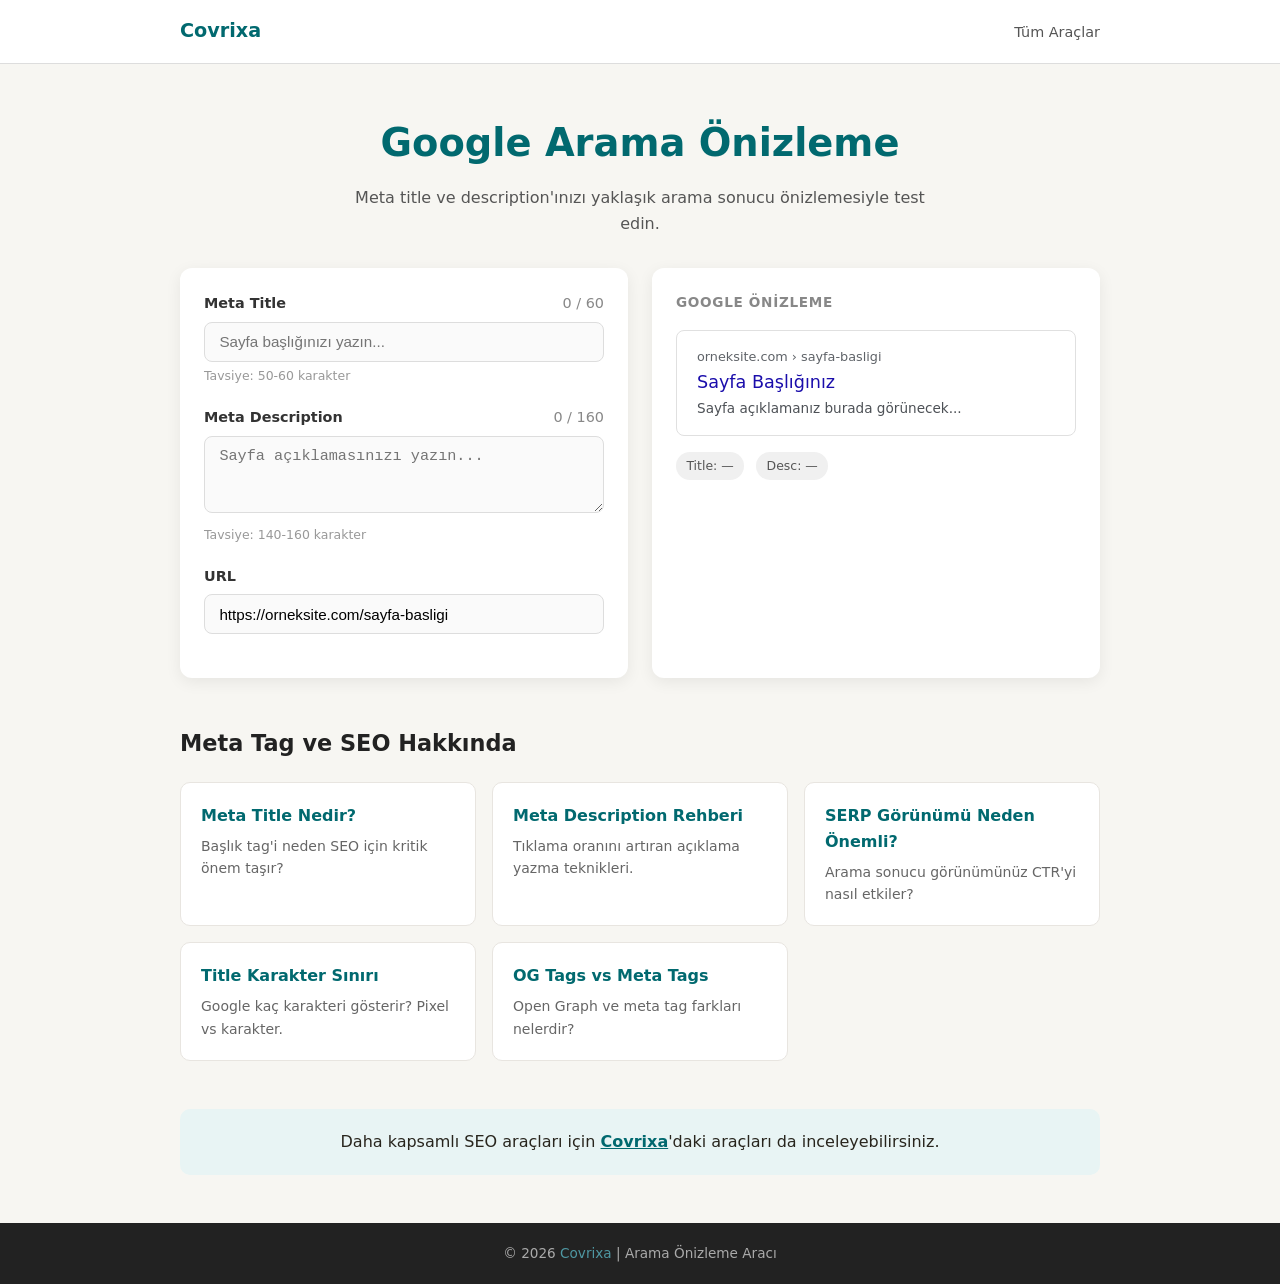
<file: index.html>
<!DOCTYPE html>
<html lang="tr">
<head>
  <meta charset="UTF-8">
  <meta name="viewport" content="width=device-width, initial-scale=1.0">
  <title>Google Arama Önizleme | Meta Tag Test Aracı</title>
  <meta name="description" content="Meta title ve description'ınızı Google arama sonucu olarak önizleyin. SEO meta tag'lerinizi test edin.">
  <link rel="canonical" href="https://polatozaslan21.github.io/aramaonizleme/">
  <meta property="og:title" content="Google Arama Önizleme | Meta Tag Test Aracı">
  <meta property="og:description" content="Meta title ve description'ınızı Google arama sonucu olarak önizleyin.">
  <meta property="og:type" content="website">
  <meta property="og:url" content="https://polatozaslan21.github.io/aramaonizleme/">
  <meta property="og:locale" content="tr_TR">
  <script type="application/ld+json">{"@context":"https://schema.org","@type":"WebApplication","name":"Google Arama Önizleme Aracı","url":"https://polatozaslan21.github.io/aramaonizleme/","description":"Meta title ve description'ı Google SERP görünümü olarak önizler.","applicationCategory":"UtilityApplication","inLanguage":"tr"}</script>
  <link rel="stylesheet" href="style.css">
<!-- Google tag (gtag.js) -->
<script async src="https://www.googletagmanager.com/gtag/js?id=G-J3TRSP6CTL"></script>
<script>
  window.dataLayer = window.dataLayer || [];
  function gtag(){dataLayer.push(arguments);}
  gtag('js', new Date());

  gtag('config', 'G-J3TRSP6CTL');
</script>
</head>
<body>
  <header class="site-header">
    <div class="container">
      <a href="https://covrixa.com" class="logo" target="_blank" rel="noopener">Covrixa</a>
      <nav><a href="https://covrixa.com/tr/" target="_blank" rel="noopener">Tüm Araçlar</a></nav>
    </div>
  </header>

  <main class="container">
    <section class="hero">
      <h1>Google Arama Önizleme</h1>
      <p>Meta title ve description'ınızı yaklaşık arama sonucu önizlemesiyle test edin.</p>
    </section>

    <section class="tool-layout">
      <div class="inputs-panel">
        <div class="form-group">
          <label for="metaTitle">Meta Title <span class="counter" id="titleCount">0 / 60</span></label>
          <input type="text" id="metaTitle" placeholder="Sayfa başlığınızı yazın..." maxlength="120">
          <p class="hint">Tavsiye: 50-60 karakter</p>
        </div>
        <div class="form-group">
          <label for="metaDesc">Meta Description <span class="counter" id="descCount">0 / 160</span></label>
          <textarea id="metaDesc" rows="3" placeholder="Sayfa açıklamasınızı yazın..." maxlength="320"></textarea>
          <p class="hint">Tavsiye: 140-160 karakter</p>
        </div>
        <div class="form-group">
          <label for="metaUrl">URL</label>
          <input type="url" id="metaUrl" placeholder="https://orneksite.com/sayfa-basligi" value="https://orneksite.com/sayfa-basligi">
        </div>
      </div>

      <div class="preview-panel">
        <h2 class="preview-label">Google Önizleme</h2>
        <div class="serp-box">
          <div class="serp-url" id="previewUrl">orneksite.com › sayfa-basligi</div>
          <div class="serp-title" id="previewTitle">Sayfa Başlığınız</div>
          <div class="serp-desc" id="previewDesc">Sayfa açıklamanız burada görünecek...</div>
        </div>
        <div class="status-row">
          <span class="status-badge" id="titleStatus">Title: —</span>
          <span class="status-badge" id="descStatus">Desc: —</span>
        </div>
      </div>
    </section>

    <section class="blog-section">
      <h2>Meta Tag ve SEO Hakkında</h2>
      <div class="blog-grid">
        <a href="blog1.html" class="blog-card"><h3>Meta Title Nedir?</h3><p>Başlık tag'i neden SEO için kritik önem taşır?</p></a>
        <a href="blog2.html" class="blog-card"><h3>Meta Description Rehberi</h3><p>Tıklama oranını artıran açıklama yazma teknikleri.</p></a>
        <a href="blog3.html" class="blog-card"><h3>SERP Görünümü Neden Önemli?</h3><p>Arama sonucu görünümünüz CTR'yi nasıl etkiler?</p></a>
        <a href="blog4.html" class="blog-card"><h3>Title Karakter Sınırı</h3><p>Google kaç karakteri gösterir? Pixel vs karakter.</p></a>
        <a href="blog5.html" class="blog-card"><h3>OG Tags vs Meta Tags</h3><p>Open Graph ve meta tag farkları nelerdir?</p></a>
      </div>
    </section>

    <section class="covrixa-cta">
      <p>Daha kapsamlı SEO araçları için <a href="https://covrixa.com/tr/" target="_blank" rel="noopener">Covrixa</a>'daki araçları da inceleyebilirsiniz.</p>
    </section>
  </main>

  <footer class="site-footer">
    <div class="container">
      <p>&copy; 2026 <a href="https://covrixa.com" target="_blank" rel="noopener">Covrixa</a> | Arama Önizleme Aracı</p>
    </div>
  </footer>
  <script src="script.js"></script>
</body>
</html>
</file>
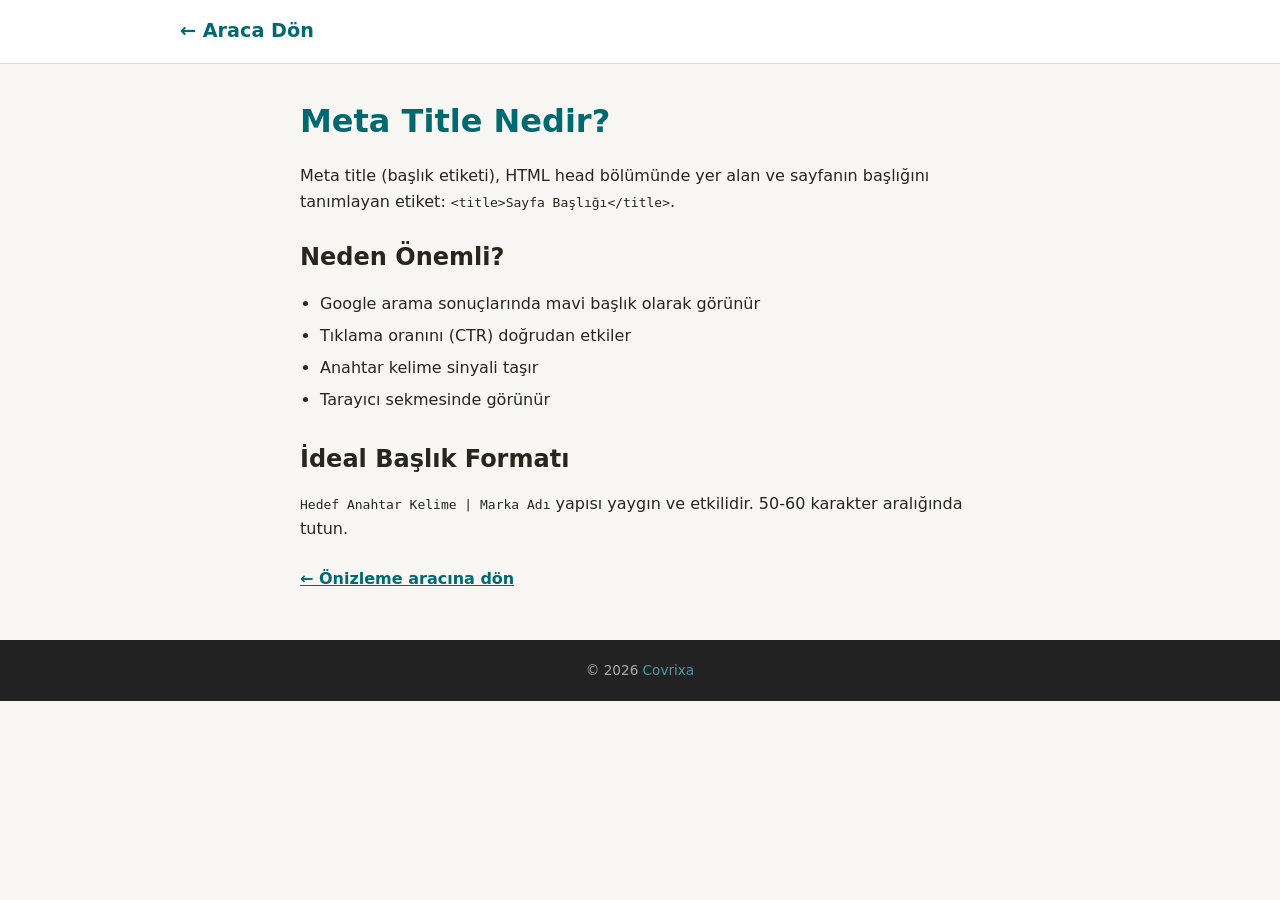
<file: blog1.html>
<!DOCTYPE html>
<html lang="tr">
<head>
  <meta charset="UTF-8"><meta name="viewport" content="width=device-width, initial-scale=1.0">
  <title>Meta Title Nedir? | Arama Önizleme</title>
  <meta name="description" content="Meta title tag'i nedir, nasıl yazılır ve SEO sıralamalarına etkisi nedir?">
  <link rel="canonical" href="https://polatozaslan21.github.io/aramaonizleme/blog1.html">
  <link rel="stylesheet" href="style.css">
<!-- Google tag (gtag.js) -->
<script async src="https://www.googletagmanager.com/gtag/js?id=G-J3TRSP6CTL"></script>
<script>
  window.dataLayer = window.dataLayer || [];
  function gtag(){dataLayer.push(arguments);}
  gtag('js', new Date());

  gtag('config', 'G-J3TRSP6CTL');
</script>
</head>
<body>
  <header class="site-header"><div class="container"><a href="index.html" class="logo">← Araca Dön</a></div></header>
  <main class="container" style="padding-top:2rem;padding-bottom:3rem;max-width:720px">
    <h1 style="color:#01696f;margin-bottom:1rem">Meta Title Nedir?</h1>
    <p>Meta title (başlık etiketi), HTML head bölümünde yer alan ve sayfanın başlığını tanımlayan etiket: <code>&lt;title&gt;Sayfa Başlığı&lt;/title&gt;</code>.</p>
    <h2 style="margin:1.5rem 0 .75rem">Neden Önemli?</h2>
    <ul style="margin-left:1.25rem;line-height:2">
      <li>Google arama sonuçlarında mavi başlık olarak görünür</li>
      <li>Tıklama oranını (CTR) doğrudan etkiler</li>
      <li>Anahtar kelime sinyali taşır</li>
      <li>Tarayıcı sekmesinde görünür</li>
    </ul>
    <h2 style="margin:1.5rem 0 .75rem">İdeal Başlık Formatı</h2>
    <p><code>Hedef Anahtar Kelime | Marka Adı</code> yapısı yaygın ve etkilidir. 50-60 karakter aralığında tutun.</p>
    <p style="margin-top:1.5rem"><a href="index.html" style="color:#01696f;font-weight:600">← Önizleme aracına dön</a></p>
  </main>
  <footer class="site-footer"><div class="container"><p>&copy; 2026 <a href="https://covrixa.com" target="_blank">Covrixa</a></p></div></footer>
</body></html>
</file>
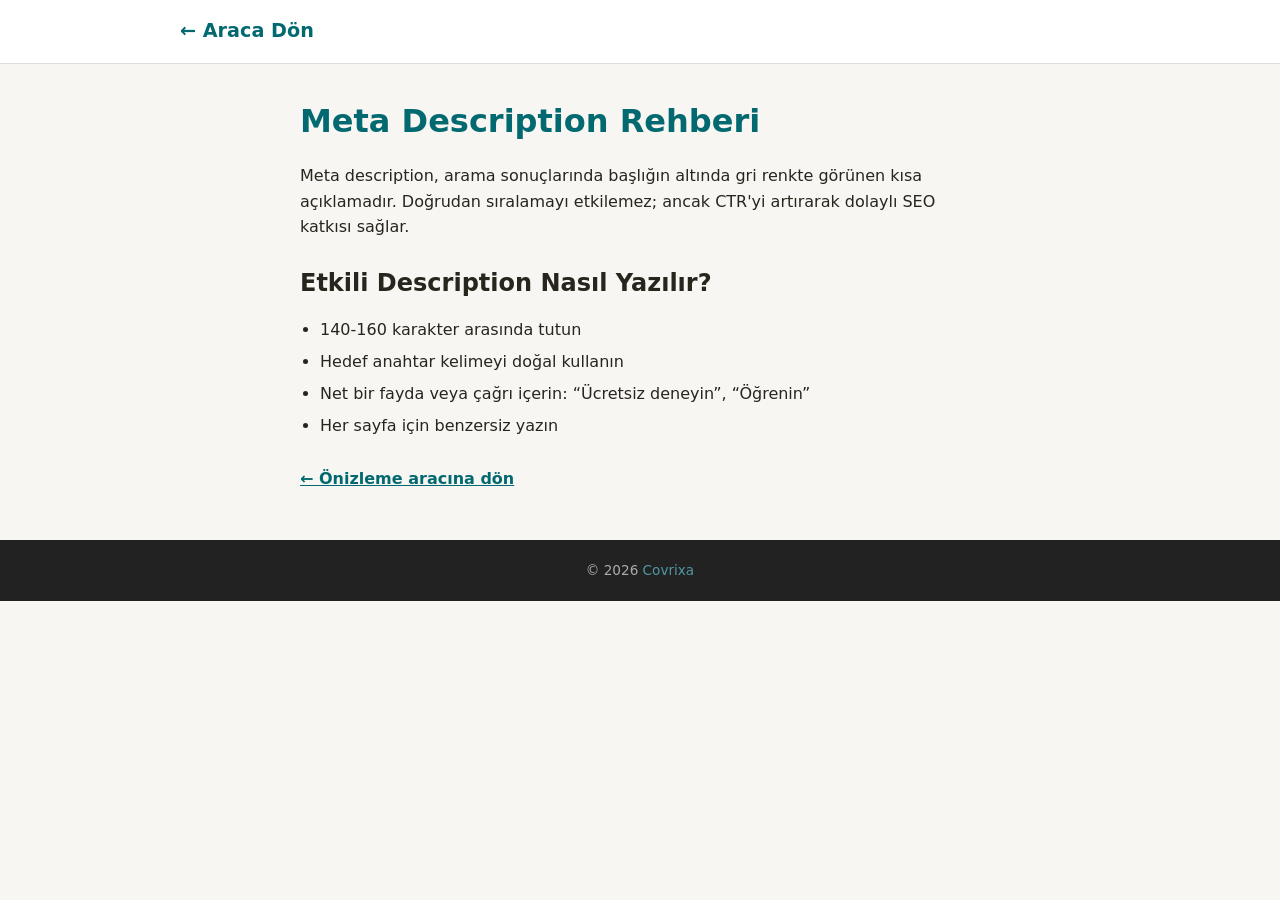
<file: blog2.html>
<!DOCTYPE html>
<html lang="tr">
<head>
  <meta charset="UTF-8"><meta name="viewport" content="width=device-width, initial-scale=1.0">
  <title>Meta Description Rehberi | Arama Önizleme</title>
  <meta name="description" content="Tıklama oranını artıran meta description yazma teknikleri ve en iyi uygulamalar.">
  <link rel="canonical" href="https://polatozaslan21.github.io/aramaonizleme/blog2.html">
  <link rel="stylesheet" href="style.css">
<!-- Google tag (gtag.js) -->
<script async src="https://www.googletagmanager.com/gtag/js?id=G-J3TRSP6CTL"></script>
<script>
  window.dataLayer = window.dataLayer || [];
  function gtag(){dataLayer.push(arguments);}
  gtag('js', new Date());

  gtag('config', 'G-J3TRSP6CTL');
</script>
</head>
<body>
  <header class="site-header"><div class="container"><a href="index.html" class="logo">← Araca Dön</a></div></header>
  <main class="container" style="padding-top:2rem;padding-bottom:3rem;max-width:720px">
    <h1 style="color:#01696f;margin-bottom:1rem">Meta Description Rehberi</h1>
    <p>Meta description, arama sonuçlarında başlığın altında gri renkte görünen kısa açıklamadır. Doğrudan sıralamayı etkilemez; ancak CTR'yi artırarak dolaylı SEO katkısı sağlar.</p>
    <h2 style="margin:1.5rem 0 .75rem">Etkili Description Nasıl Yazılır?</h2>
    <ul style="margin-left:1.25rem;line-height:2">
      <li>140-160 karakter arasında tutun</li>
      <li>Hedef anahtar kelimeyi doğal kullanın</li>
      <li>Net bir fayda veya çağrı içerin: “Ücretsiz deneyin”, “Öğrenin”</li>
      <li>Her sayfa için benzersiz yazın</li>
    </ul>
    <p style="margin-top:1.5rem"><a href="index.html" style="color:#01696f;font-weight:600">← Önizleme aracına dön</a></p>
  </main>
  <footer class="site-footer"><div class="container"><p>&copy; 2026 <a href="https://covrixa.com" target="_blank">Covrixa</a></p></div></footer>
</body></html>
</file>
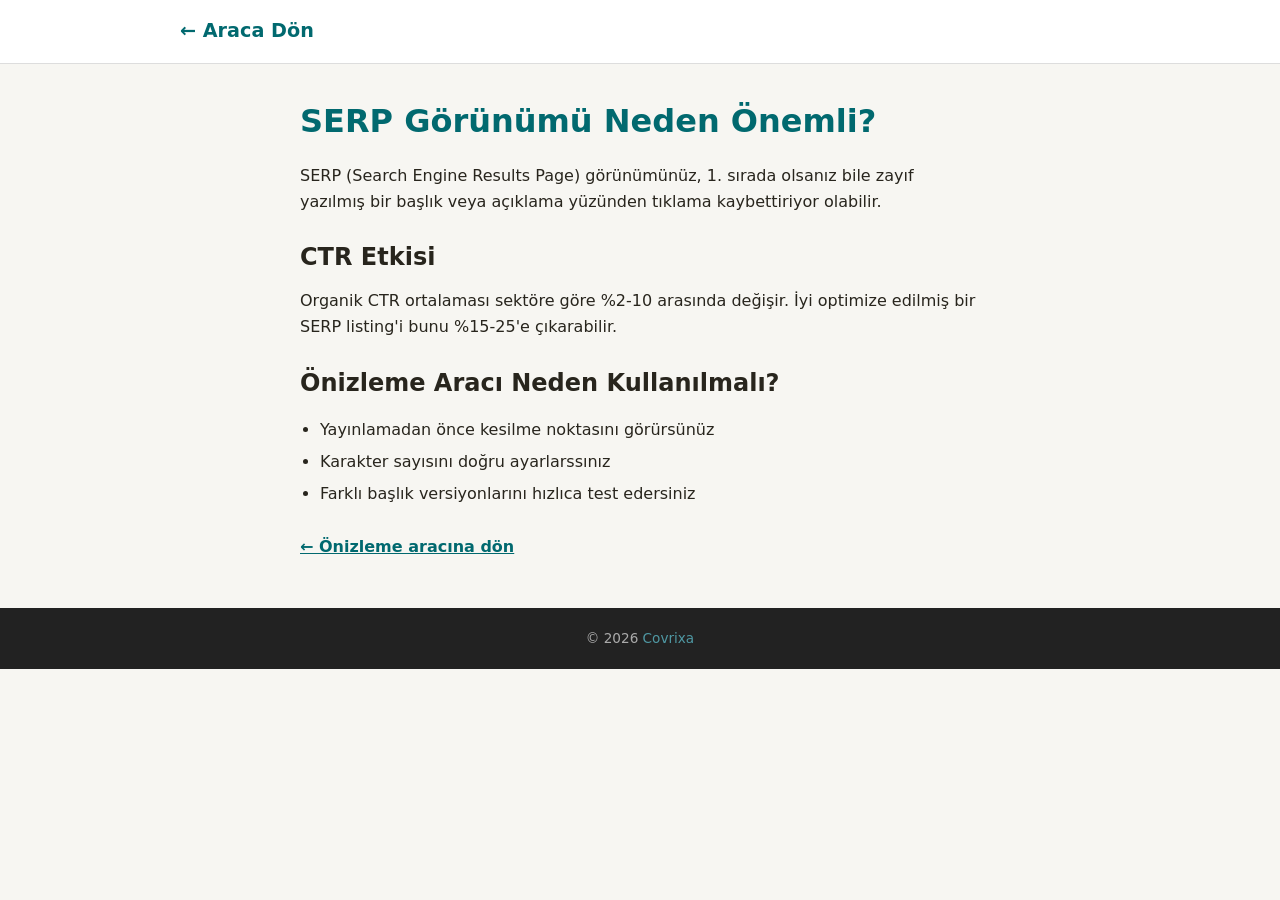
<file: blog3.html>
<!DOCTYPE html>
<html lang="tr">
<head>
  <meta charset="UTF-8"><meta name="viewport" content="width=device-width, initial-scale=1.0">
  <title>SERP Görünümü Neden Önemli? | Arama Önizleme</title>
  <meta name="description" content="Arama sonucu görünümünüz CTR'yi nasıl etkiler? SERP optimizasyonu hakkında bilmeniz gerekenler.">
  <link rel="canonical" href="https://polatozaslan21.github.io/aramaonizleme/blog3.html">
  <link rel="stylesheet" href="style.css">
<!-- Google tag (gtag.js) -->
<script async src="https://www.googletagmanager.com/gtag/js?id=G-J3TRSP6CTL"></script>
<script>
  window.dataLayer = window.dataLayer || [];
  function gtag(){dataLayer.push(arguments);}
  gtag('js', new Date());

  gtag('config', 'G-J3TRSP6CTL');
</script>
</head>
<body>
  <header class="site-header"><div class="container"><a href="index.html" class="logo">← Araca Dön</a></div></header>
  <main class="container" style="padding-top:2rem;padding-bottom:3rem;max-width:720px">
    <h1 style="color:#01696f;margin-bottom:1rem">SERP Görünümü Neden Önemli?</h1>
    <p>SERP (Search Engine Results Page) görünümünüz, 1. sırada olsanız bile zayıf yazılmış bir başlık veya açıklama yüzünden tıklama kaybettiriyor olabilir.</p>
    <h2 style="margin:1.5rem 0 .75rem">CTR Etkisi</h2>
    <p>Organik CTR ortalaması sektöre göre %2-10 arasında değişir. İyi optimize edilmiş bir SERP listing'i bunu %15-25'e çıkarabilir.</p>
    <h2 style="margin:1.5rem 0 .75rem">Önizleme Aracı Neden Kullanılmalı?</h2>
    <ul style="margin-left:1.25rem;line-height:2">
      <li>Yayınlamadan önce kesilme noktasını görürsünüz</li>
      <li>Karakter sayısını doğru ayarlarssınız</li>
      <li>Farklı başlık versiyonlarını hızlıca test edersiniz</li>
    </ul>
    <p style="margin-top:1.5rem"><a href="index.html" style="color:#01696f;font-weight:600">← Önizleme aracına dön</a></p>
  </main>
  <footer class="site-footer"><div class="container"><p>&copy; 2026 <a href="https://covrixa.com" target="_blank">Covrixa</a></p></div></footer>
</body></html>
</file>
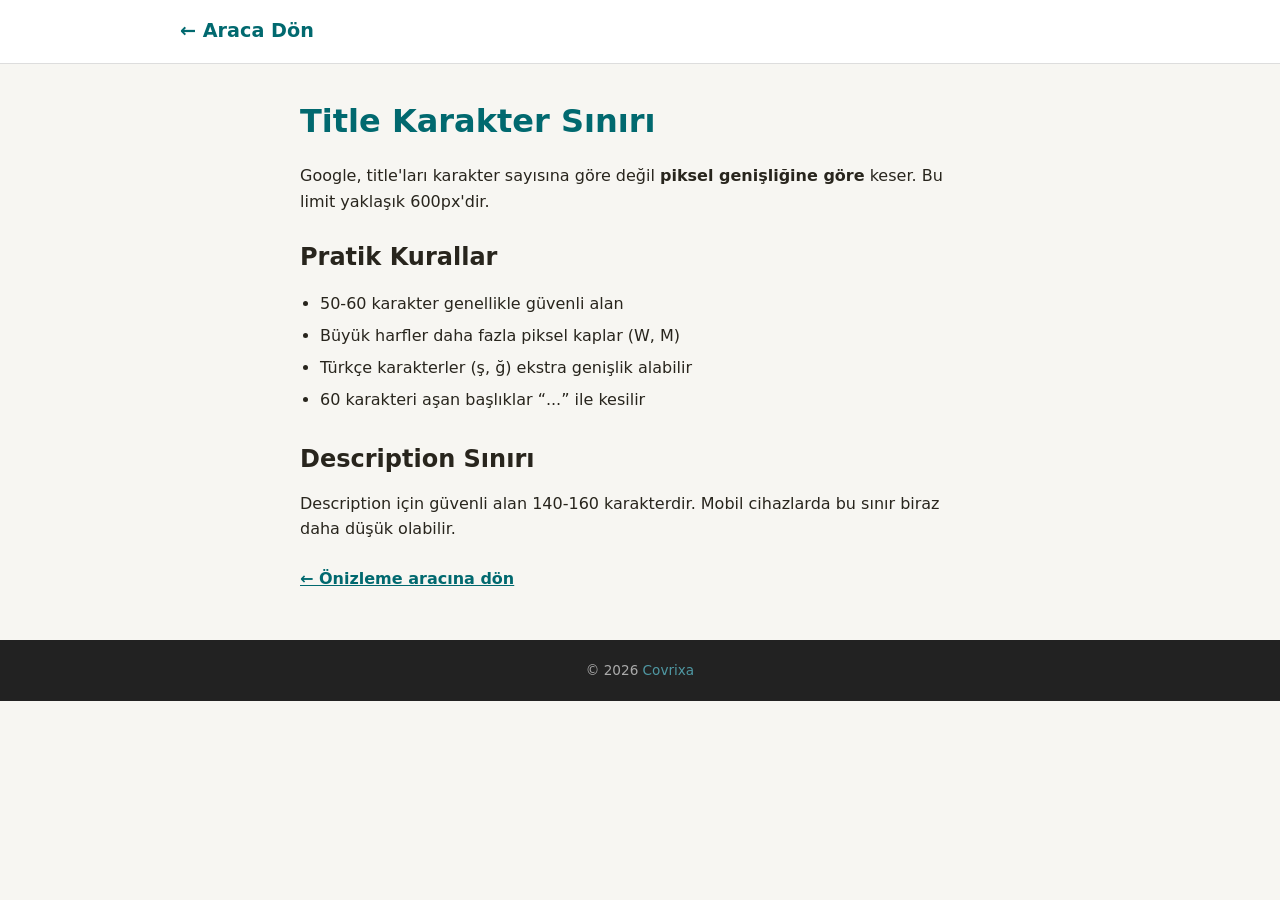
<file: blog4.html>
<!DOCTYPE html>
<html lang="tr">
<head>
  <meta charset="UTF-8"><meta name="viewport" content="width=device-width, initial-scale=1.0">
  <title>Title Karakter Sınırı | Arama Önizleme</title>
  <meta name="description" content="Google meta title'da kaç karakter gösterir? Pixel limiti ve karakter sınırı hakkında bilmeniz gerekenler.">
  <link rel="canonical" href="https://polatozaslan21.github.io/aramaonizleme/blog4.html">
  <link rel="stylesheet" href="style.css">
<!-- Google tag (gtag.js) -->
<script async src="https://www.googletagmanager.com/gtag/js?id=G-J3TRSP6CTL"></script>
<script>
  window.dataLayer = window.dataLayer || [];
  function gtag(){dataLayer.push(arguments);}
  gtag('js', new Date());

  gtag('config', 'G-J3TRSP6CTL');
</script>
</head>
<body>
  <header class="site-header"><div class="container"><a href="index.html" class="logo">← Araca Dön</a></div></header>
  <main class="container" style="padding-top:2rem;padding-bottom:3rem;max-width:720px">
    <h1 style="color:#01696f;margin-bottom:1rem">Title Karakter Sınırı</h1>
    <p>Google, title'ları karakter sayısına göre değil <strong>piksel genişliğine göre</strong> keser. Bu limit yaklaşık 600px'dir.</p>
    <h2 style="margin:1.5rem 0 .75rem">Pratik Kurallar</h2>
    <ul style="margin-left:1.25rem;line-height:2">
      <li>50-60 karakter genellikle güvenli alan</li>
      <li>Büyük harfler daha fazla piksel kaplar (W, M)</li>
      <li>Türkçe karakterler (ş, ğ) ekstra genişlik alabilir</li>
      <li>60 karakteri aşan başlıklar “...” ile kesilir</li>
    </ul>
    <h2 style="margin:1.5rem 0 .75rem">Description Sınırı</h2>
    <p>Description için güvenli alan 140-160 karakterdir. Mobil cihazlarda bu sınır biraz daha düşük olabilir.</p>
    <p style="margin-top:1.5rem"><a href="index.html" style="color:#01696f;font-weight:600">← Önizleme aracına dön</a></p>
  </main>
  <footer class="site-footer"><div class="container"><p>&copy; 2026 <a href="https://covrixa.com" target="_blank">Covrixa</a></p></div></footer>
</body></html>
</file>
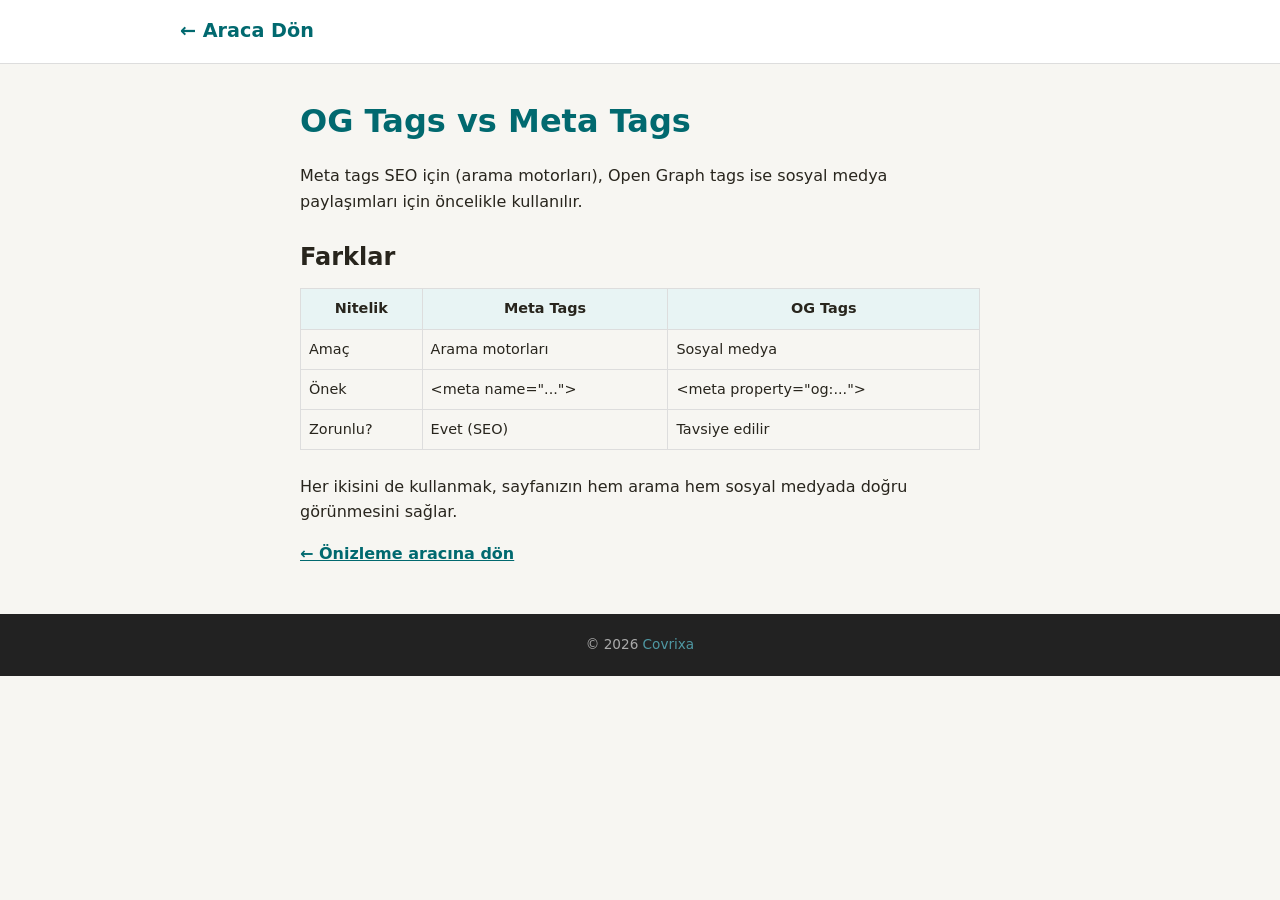
<file: blog5.html>
<!DOCTYPE html>
<html lang="tr">
<head>
  <meta charset="UTF-8"><meta name="viewport" content="width=device-width, initial-scale=1.0">
  <title>OG Tags vs Meta Tags | Arama Önizleme</title>
  <meta name="description" content="Open Graph tags ile standart meta tags arasındaki farklar ve her birinin kullanım alanı.">
  <link rel="canonical" href="https://polatozaslan21.github.io/aramaonizleme/blog5.html">
  <link rel="stylesheet" href="style.css">
<!-- Google tag (gtag.js) -->
<script async src="https://www.googletagmanager.com/gtag/js?id=G-J3TRSP6CTL"></script>
<script>
  window.dataLayer = window.dataLayer || [];
  function gtag(){dataLayer.push(arguments);}
  gtag('js', new Date());

  gtag('config', 'G-J3TRSP6CTL');
</script>
</head>
<body>
  <header class="site-header"><div class="container"><a href="index.html" class="logo">← Araca Dön</a></div></header>
  <main class="container" style="padding-top:2rem;padding-bottom:3rem;max-width:720px">
    <h1 style="color:#01696f;margin-bottom:1rem">OG Tags vs Meta Tags</h1>
    <p>Meta tags SEO için (arama motorları), Open Graph tags ise sosyal medya paylaşımları için öncelikle kullanılır.</p>
    <h2 style="margin:1.5rem 0 .75rem">Farklar</h2>
    <table style="width:100%;border-collapse:collapse;font-size:.9rem">
      <thead><tr style="background:#e8f4f4"><th style="padding:.5rem;border:1px solid #ddd">Nitelik</th><th style="padding:.5rem;border:1px solid #ddd">Meta Tags</th><th style="padding:.5rem;border:1px solid #ddd">OG Tags</th></tr></thead>
      <tbody>
        <tr><td style="padding:.5rem;border:1px solid #ddd">Amaç</td><td style="padding:.5rem;border:1px solid #ddd">Arama motorları</td><td style="padding:.5rem;border:1px solid #ddd">Sosyal medya</td></tr>
        <tr><td style="padding:.5rem;border:1px solid #ddd">Önek</td><td style="padding:.5rem;border:1px solid #ddd">&lt;meta name=&quot;...&quot;&gt;</td><td style="padding:.5rem;border:1px solid #ddd">&lt;meta property=&quot;og:...&quot;&gt;</td></tr>
        <tr><td style="padding:.5rem;border:1px solid #ddd">Zorunlu?</td><td style="padding:.5rem;border:1px solid #ddd">Evet (SEO)</td><td style="padding:.5rem;border:1px solid #ddd">Tavsiye edilir</td></tr>
      </tbody>
    </table>
    <p style="margin-top:1.5rem">Her ikisini de kullanmak, sayfanızın hem arama hem sosyal medyada doğru görünmesini sağlar.</p>
    <p style="margin-top:1rem"><a href="index.html" style="color:#01696f;font-weight:600">← Önizleme aracına dön</a></p>
  </main>
  <footer class="site-footer"><div class="container"><p>&copy; 2026 <a href="https://covrixa.com" target="_blank">Covrixa</a></p></div></footer>
</body></html>
</file>
<file: style.css>
*, *::before, *::after { box-sizing: border-box; margin: 0; padding: 0; }
body { font-family: 'Segoe UI', system-ui, sans-serif; background: #f7f6f2; color: #28251d; line-height: 1.6; }
.container { max-width: 960px; margin: 0 auto; padding: 0 1.25rem; }
.site-header { background: #fff; border-bottom: 1px solid #ddd; padding: 1rem 0; }
.site-header .container { display: flex; align-items: center; justify-content: space-between; }
.logo { font-weight: 700; font-size: 1.2rem; color: #01696f; text-decoration: none; }
nav a { color: #555; text-decoration: none; font-size: 0.9rem; margin-left: 1rem; }
nav a:hover { color: #01696f; }
.hero { text-align: center; padding: 3rem 1rem 2rem; }
.hero h1 { font-size: clamp(1.6rem,4vw,2.4rem); color: #01696f; margin-bottom: 0.75rem; }
.hero p { color: #555; max-width: 600px; margin: 0 auto; }
.tool-layout { display: grid; grid-template-columns: 1fr 1fr; gap: 1.5rem; margin-bottom: 3rem; }
@media(max-width:680px){ .tool-layout { grid-template-columns: 1fr; } }
.inputs-panel, .preview-panel { background: #fff; border-radius: 12px; padding: 1.5rem; box-shadow: 0 4px 16px rgba(0,0,0,.07); }
.form-group { margin-bottom: 1.25rem; }
.form-group label { display: flex; justify-content: space-between; font-weight: 600; margin-bottom: 0.4rem; color: #333; font-size: 0.9rem; }
.counter { font-weight: 400; color: #888; }
.form-group input, .form-group textarea { width: 100%; padding: 0.65rem 0.9rem; border: 1.5px solid #ddd; border-radius: 8px; font-size: 0.95rem; background: #fafafa; transition: border-color .2s; resize: vertical; }
.form-group input:focus, .form-group textarea:focus { outline: none; border-color: #01696f; }
.hint { font-size: 0.78rem; color: #999; margin-top: 0.3rem; }
.preview-label { font-size: 0.85rem; font-weight: 600; color: #888; text-transform: uppercase; letter-spacing: .05em; margin-bottom: 1rem; }
.serp-box { background: #fff; border: 1px solid #e0e0e0; border-radius: 8px; padding: 1rem 1.25rem; }
.serp-url { font-size: 0.8rem; color: #5f6368; margin-bottom: 0.2rem; word-break: break-all; }
.serp-title { font-size: 1.1rem; color: #1a0dab; font-weight: 500; margin-bottom: 0.3rem; line-height: 1.3; cursor: pointer; overflow-wrap: break-word; }
.serp-title:hover { text-decoration: underline; }
.serp-desc { font-size: 0.85rem; color: #4d5156; line-height: 1.5; overflow-wrap: break-word; }
.serp-title.too-long { color: #c0392b; }
.serp-desc.too-long { color: #c0392b; }
.status-row { display: flex; gap: 0.75rem; margin-top: 1rem; flex-wrap: wrap; }
.status-badge { font-size: 0.78rem; padding: 0.25rem 0.65rem; border-radius: 20px; background: #f0f0f0; color: #555; }
.status-badge.ok { background: #d4dfcc; color: #2e5c10; }
.status-badge.warn { background: #fdebd0; color: #964219; }
.status-badge.bad { background: #fadbd8; color: #a12c7b; }
.blog-section { margin-bottom: 3rem; }
.blog-section h2 { font-size: 1.4rem; margin-bottom: 1.25rem; color: #222; }
.blog-grid { display: grid; grid-template-columns: repeat(auto-fill, minmax(240px, 1fr)); gap: 1rem; }
.blog-card { background: #fff; border: 1px solid #e8e5e0; border-radius: 10px; padding: 1.25rem; text-decoration: none; color: inherit; transition: box-shadow .2s, transform .2s; display: block; }
.blog-card:hover { box-shadow: 0 6px 18px rgba(0,0,0,.1); transform: translateY(-2px); }
.blog-card h3 { font-size: 1rem; color: #01696f; margin-bottom: 0.4rem; }
.blog-card p { font-size: 0.875rem; color: #666; }
.covrixa-cta { text-align: center; background: #e8f4f4; border-radius: 10px; padding: 1.25rem; margin-bottom: 3rem; }
.covrixa-cta a { color: #01696f; font-weight: 600; }
.site-footer { background: #222; color: #aaa; text-align: center; padding: 1.25rem; font-size: 0.85rem; }
.site-footer a { color: #4f98a3; text-decoration: none; }
</file>
